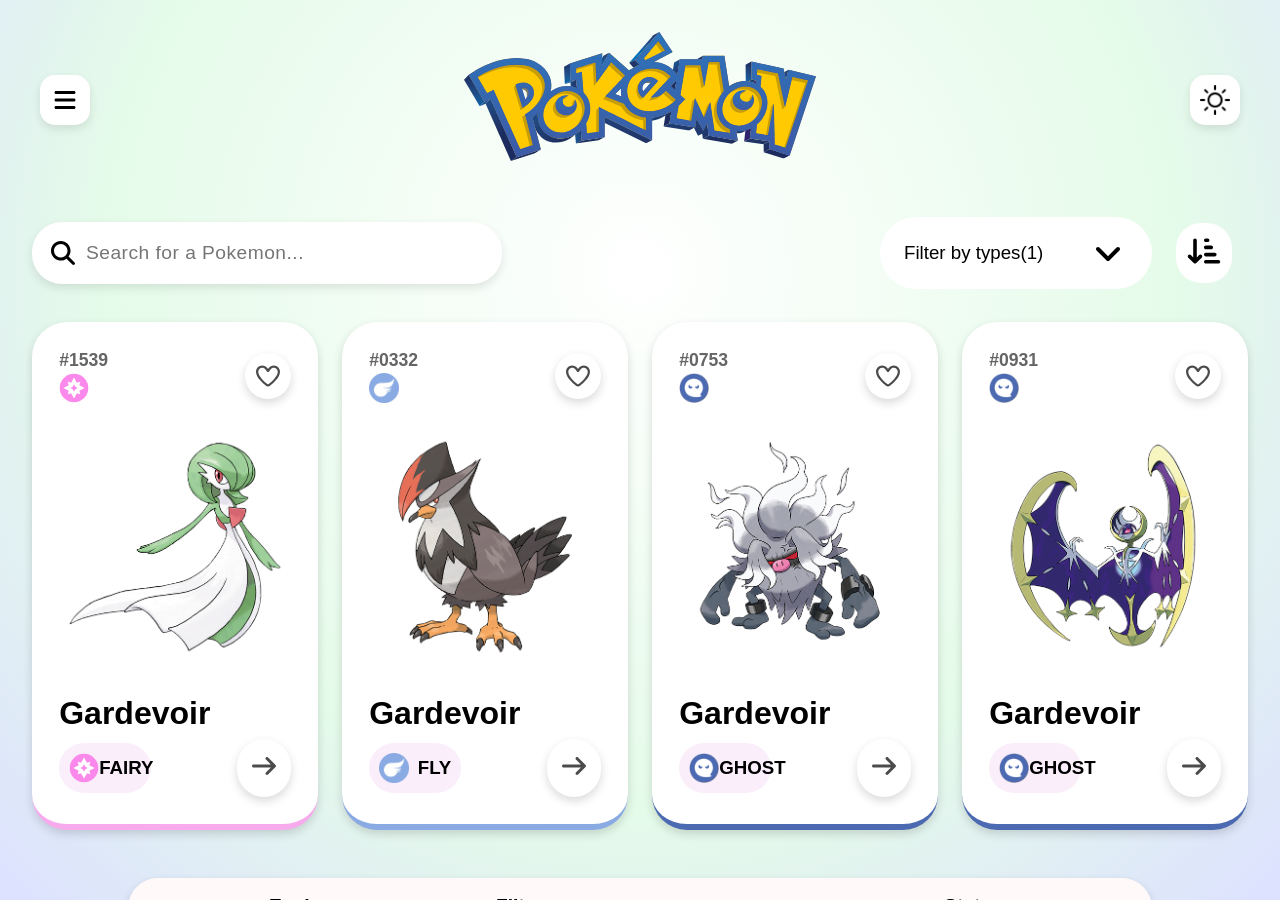
<file: A1/index.html>
<!doctype html>
<html lang="en">

<head>
  <meta charset="UTF-8" />
  <meta name="viewport" content="width=device-width, initial-scale=1.0" />
  <title>A1</title>
  <link rel="stylesheet" href="style.css" />
</head>

<body>
  <main>
    <nav>
      <div class="menu">
        <img src="./assets/icons/bars-solid-full.svg" alt="menu icon">
      </div>

      <h2>
        <img src="./assets/pokemon title.svg" alt="">
      </h2>

      <div class="light-mode">
        <img src="./assets/icons/sun.png" alt="">
      </div>
    </nav>

    <div class="search-section">
      <div class="search-left">
        <img src="./assets/icons/magnifying-glass-solid-full.svg" alt="">
        <input placeholder="Search for a Pokemon..." type="text" name="search" id="search">
      </div>

      <div class="search-right">
        <div class="filter-by">
          <h3>Filter by types(1)</h3>
          <img src="./assets/icons/angle-down-solid-full.svg" alt="">
        </div>
        <div class="filter-icon">
          <img src="./assets/icons/arrow-down-short-wide-solid-full.svg" alt="filter icon">
        </div>
      </div>
    </div>

    <div class="cards-container">
      <div class="card pink-bottom">
        <div class="top-info">
          <div class="top-left">
            <h3>
              #1539
            </h3>

            <img src="./assets/types/fairy type.svg" alt="">
          </div>

          <div class="like-button">
            <img src="./assets/icons/heart-regular-full.svg" alt="">
          </div>
        </div>

        <div class="pokemon-img">
          <img src="./assets/pokemons/gardevoir.png" alt="">
        </div>


        <div class="bottom-info">
          <h2>Gardevoir</h2>
          <div class="bottom-type-info">

            <div class="type-info">
              <img src="./assets/types/fairy type.svg" alt="">
              <h3>FAIRY</h3>
            </div>

            <div class="arrow-btn">
              <img src="./assets/icons/arrow-right-solid-full.svg" alt="">
            </div>

          </div>
        </div>
      </div>


      <div class="card blue-bottom">
        <div class="top-info">
          <div class="top-left">
            <h3>
              #0332
            </h3>

            <img src="./assets/types/flying type.png" alt="">
          </div>

          <div class="like-button">
            <img src="./assets/icons/heart-regular-full.svg" alt="">
          </div>
        </div>

        <div class="pokemon-img">
          <img src="./assets/pokemons/staraptor.png" alt="">
        </div>


        <div class="bottom-info">
          <h2>Gardevoir</h2>
          <div class="bottom-type-info">

            <div class="type-info">
              <img src="./assets/types/flying type.png" alt="">
              <h3>FLY</h3>
            </div>

            <div class="arrow-btn">
              <img src="./assets/icons/arrow-right-solid-full.svg" alt="">
            </div>

          </div>
        </div>
      </div>

      <div class="card gray-bottom">
        <div class="top-info">
          <div class="top-left">
            <h3>
              #0753
            </h3>

            <img src="./assets/types/ghost type.png" alt="">
          </div>

          <div class="like-button">
            <img src="./assets/icons/heart-regular-full.svg" alt="">
          </div>
        </div>

        <div class="pokemon-img">
          <img src="./assets/pokemons/annihilape3.png" alt="">
        </div>


        <div class="bottom-info">
          <h2>Gardevoir</h2>
          <div class="bottom-type-info">

            <div class="type-info">
              <img src="./assets/types/ghost type.png" alt="">
              <h3>GHOST</h3>
            </div>

            <div class="arrow-btn">
              <img src="./assets/icons/arrow-right-solid-full.svg" alt="">
            </div>

          </div>
        </div>
      </div>

      <div class="card gray-bottom">
        <div class="top-info">
          <div class="top-left">
            <h3>
              #0931
            </h3>

            <img src="./assets/types/ghost type.png" alt="">
          </div>

          <div class="like-button">
            <img src="./assets/icons/heart-regular-full.svg" alt="">
          </div>
        </div>

        <div class="pokemon-img">
          <img src="./assets/pokemons/lunala.png" alt="">
        </div>


        <div class="bottom-info">
          <h2>Gardevoir</h2>
          <div class="bottom-type-info">

            <div class="type-info">
              <img src="./assets/types/ghost type.png" alt="">
              <h3>GHOST</h3>
            </div>

            <div class="arrow-btn">
              <img src="./assets/icons/arrow-right-solid-full.svg" alt="">
            </div>

          </div>
        </div>
      </div>




      <!-- <div class="card"></div>
      <div class="card"></div>
      <div class="card"></div> -->
    </div>

    <div class="info-section">
      <div class="info-item">
        <div class="info-img">
          <img src="./assets/icons/bpokeball.png" alt="">

        </div>
        <div class="info-text">
          <h3>Explore</h3>
          <h5>Discover all your <br>
            favorite Pokemons
          </h5>
        </div>
      </div>

      <div class="info-item">
        <div class="info-img green-bg">
          <img src="./assets/icons/leaf2.png" alt="">

        </div>
        <div class="info-text">
          <h3>Filter</h3>
          <h5>Find Pokemon by <br>
            types and abilities
          </h5>
        </div>
      </div>


      <div class="info-item">
        <div class="info-img yellow-bg">
          <img src="./assets/icons/star.webp" alt="">

        </div>
        <div class="info-text">
          <h3>Collection</h3>
          <h5>Save and manage <br>
            Your Collection
          </h5>
        </div>
      </div>

      <div class="info-item">
        <div class="info-img purple-bg">
          <img src="./assets/icons/stats2.png"">

        </div>
        <div class="info-text">
          <h3>Stats</h3>
          <h5>View stats and learn <br>
            about Pokemons
          </h5>
        </div>
      </div>
    </div>

    <footer>
      <div class="pokebal-icon">
        <img src="./assets/icons/Pokeball--icon.svg" alt="">
      </div>
      <h3>© 2024 Pokemon. All rights reserved.</h3>
    </footer>
  </main>
</body>

</html>
</file>
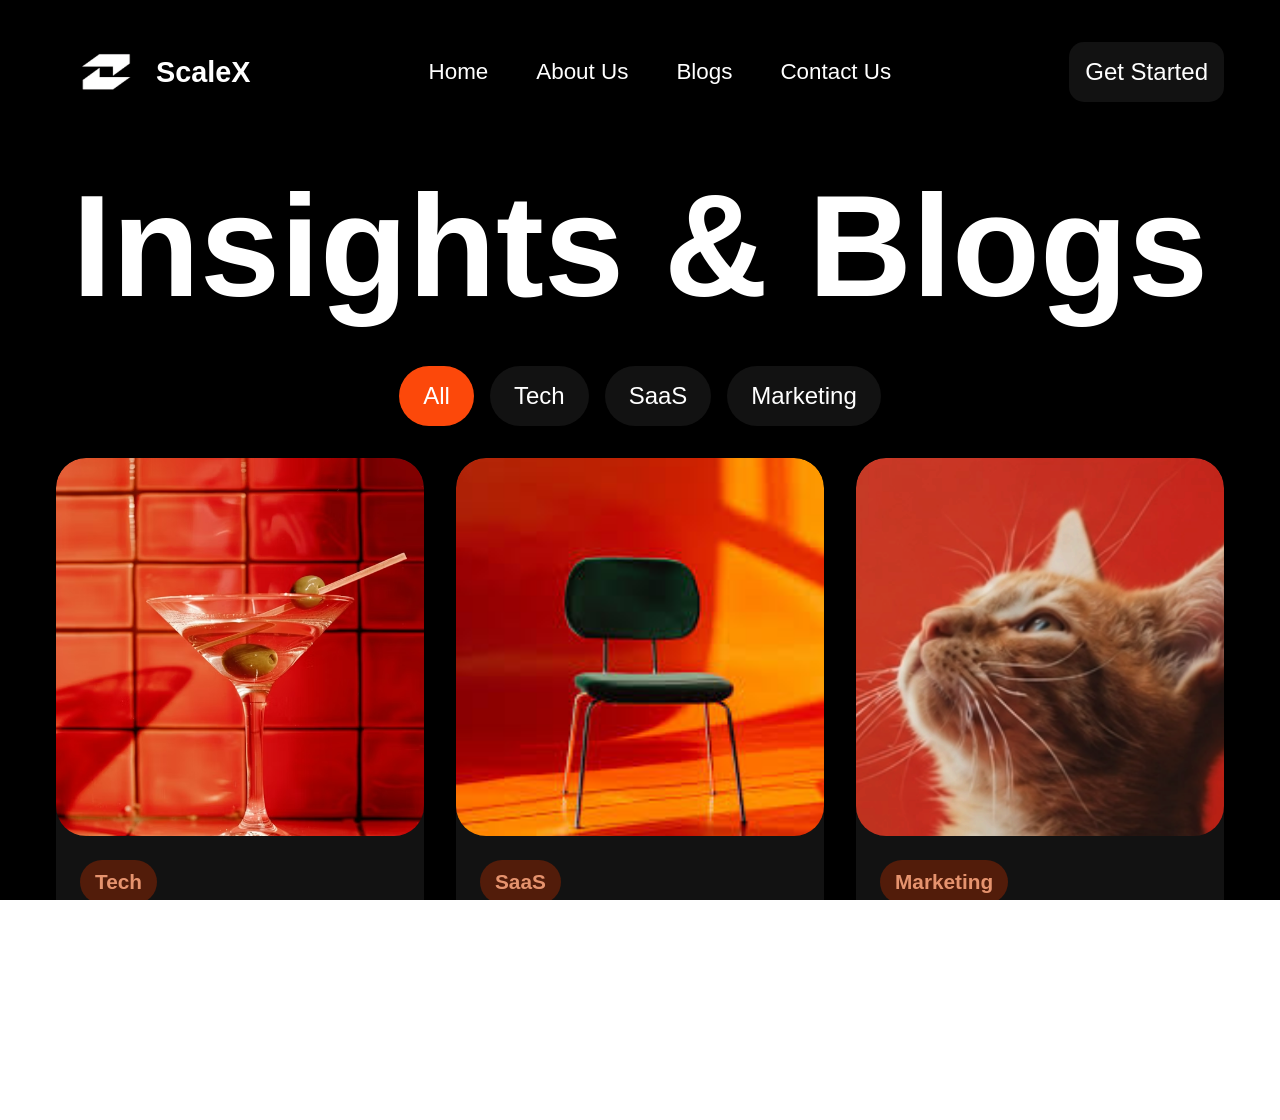
<file: A2/index.html>
<!DOCTYPE html>
<html lang="en">

<head>
    <meta charset="UTF-8">
    <meta name="viewport" content="width=device-width, initial-scale=1.0">
    <title>A2</title>
    <link rel="stylesheet" href="style.css">
</head>

<body>
    <main>
        <nav>
            <div class="nav-left">
                <img src="./assets/logo.png" alt="">
                <h2>ScaleX</h2>
            </div>

            <div class="nav-center">
                <a href="#">Home</a>
                <a href="#">About Us</a>
                <a href="#">Blogs</a>
                <a href="#">Contact Us</a>
            </div>

            <div class="nav-right">
                <button>Get Started</button>
            </div>
        </nav>

        <div class="title">
            <h1>Insights & Blogs</h1>

        </div>

        <div class="options-section">
            <button>All</button>
            <button>Tech</button>
            <button>SaaS</button>
            <button>Marketing</button>
        </div>

        <div class="card-container">
            <div class="card">
                <div class="card-img"></div>
                <div class="card-bottom">
                    <div class="card-tag">
                        <h4>Tech</h4>
                    </div>
                    <h2>
                        The Ultimate Guide To <br> SaaS Marketing
                    </h2>

                    <h5>May 23, 2025</h5>
                </div>
            </div>
            <div class="card">
                <div class="card-img chair"></div>
                <div class="card-bottom">
                    <div class="card-tag">
                        <h4>SaaS</h4>
                    </div>
                    <h2>
                        5 Key Trends in SaaS <br> Growth For 2025
                    </h2>

                    <h5>June 03, 2026</h5>
                </div>
            </div>
            <div class="card">

                <div class="card-img cat"></div>
                <div class="card-bottom">
                    <div class="card-tag">
                        <h4>Marketing</h4>
                    </div>
                    <h2>
                        How Data-Driven <br> Strategies are Important
                    </h2>

                    <h5>June 03, 2026</h5>
                </div>
            </div>
    </main>
</body>

</html>
</file>
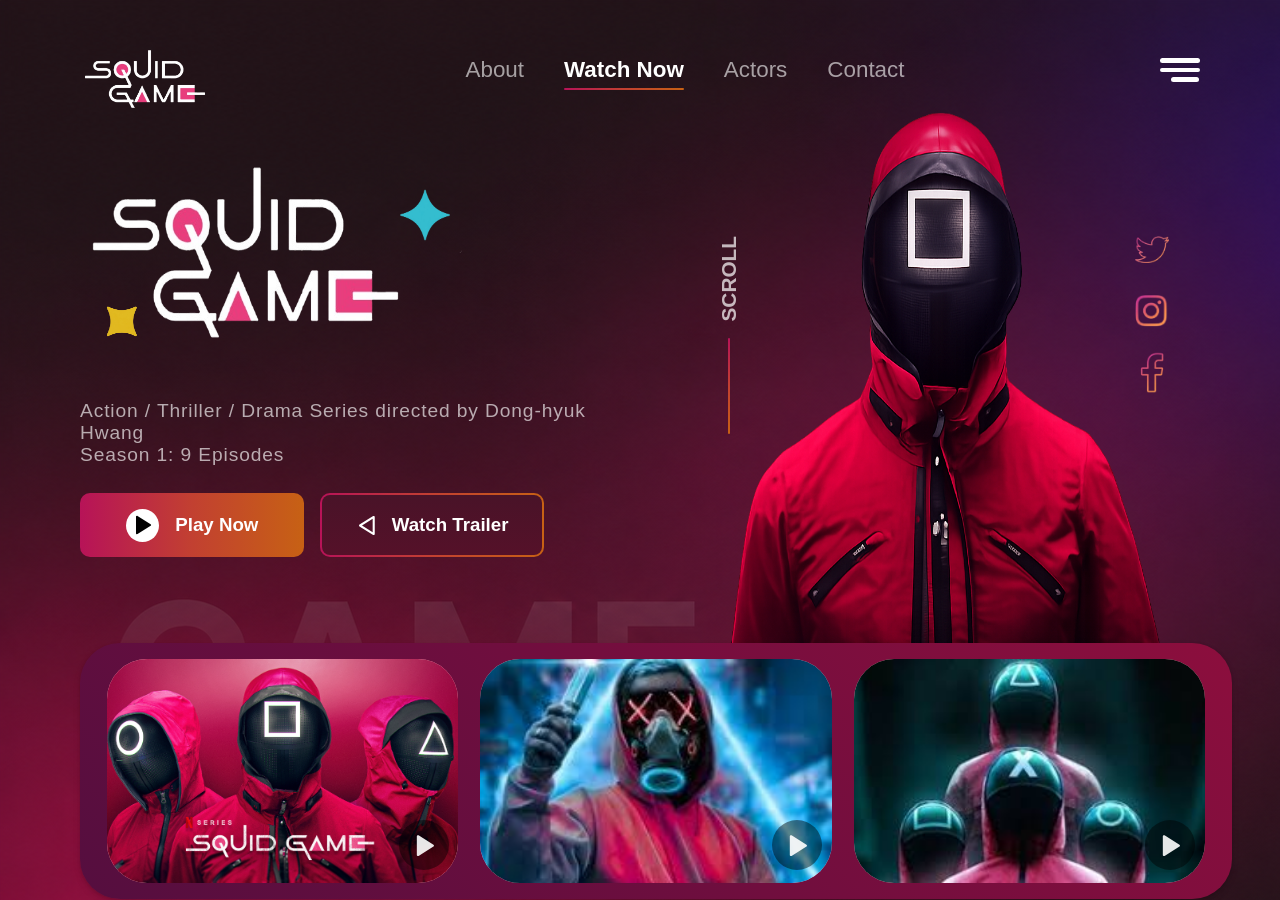
<file: A3/index.html>
<!DOCTYPE html>
<html lang="en">

<head>
    <meta charset="UTF-8">
    <meta name="viewport" content="width=device-width, initial-scale=1.0">
    <title>A3</title>
    <link rel="stylesheet" href="style.css">
</head>

<body>
    <main>
        <nav>
            <div class="logo">
                <img src="./assets/logo.png" alt="">
            </div>

            <div class="nav-center">
                <h4><a href="$">About</a></h4>
                <h4><a href="$">Watch Now</a></h4>
                <h4><a href="$">Actors</a></h4>
                <h4><a href="$">Contact</a></h4>
            </div>

            <div class="nav-menu">
                <div class="bar"></div>
                <div class="bar"></div>
                <div class="bar half"></div>
            </div>
        </nav>

        <section class="home-section">
            <div class="home-left">
                <div class="home-logo">
                    <img src="./assets/logo cut.png" class="squid-logo " alt="">
                    <img src="./assets/icons/blue_star-fr.png" class="logo-star star-blue" alt="">
                    <img src="./assets/icons/yellow_star-fr.png" class="logo-star star-yellow" alt="">
                </div>

                <p>Action / Thriller / Drama Series directed by Dong-hyuk Hwang <br> Season 1: 9 Episodes</p>

                <div class="home-btns">
                    <div class="play-btn">
                        <span>
                            <img src="./assets/icons/play icon.png" alt="">
                            <h3>Play Now</h3>
                        </span>

                    </div>

                    <div class="watch-btn">
                        <!-- <img src="./assets/icons/play-large-line.png" alt=""> -->
                        <svg xmlns="http://www.w3.org/2000/svg" viewBox="0 0 24 24" fill="rgba(255,255,255,1)">
                            <path
                                d="M16 18.3915V5.60846L5.77359 12L16 18.3915ZM18 3.80421V20.1957C18 20.9812 17.136 21.46 16.47 21.0437L3.3568 12.848C2.73013 12.4563 2.73013 11.5436 3.3568 11.152L16.47 2.95621C17.1361 2.53993 18 3.01878 18 3.80421Z">
                            </path>
                        </svg>
                        <h3> Watch Trailer</h3>
                    </div>
                </div>
            </div>

            <div class="home-right">
                <div class="scroll-elem">
                    <h2>SCROLL</h2>

                    <div class="scroll-elem-bar"></div>
                </div>

                <div class="squid-man-img">
                    <img src="./assets/squid guy.webp" alt="">
                </div>

                <div class="contacts">
                    <img src="./assets/icons/twitter fr.png" alt="">
                    <img src="./assets/icons/instagram fr.png" alt="">
                    <img src="./assets/icons/facebook fr.png" alt="">
                </div>
            </div>

        </section>

        <div class="image-gallery">
            <div class="image-container">
                <div class="img-card">
                    <img src="./assets/pics/1st.png" alt="">
                    <div class="play-icon">
                        <svg xmlns="http://www.w3.org/2000/svg" viewBox="0 0 24 24" fill="rgba(255,255,255,1)">
                            <path
                                d="M6 20.1957V3.80421C6 3.01878 6.86395 2.53993 7.53 2.95621L20.6432 11.152C21.2699 11.5436 21.2699 12.4563 20.6432 12.848L7.53 21.0437C6.86395 21.46 6 20.9812 6 20.1957Z">
                            </path>
                        </svg>
                    </div>

                </div>
                <div class="img-card">
                    <img src="./assets/pics/2nd.jpeg" alt="">
                    <div class="play-icon">
                        <svg xmlns="http://www.w3.org/2000/svg" viewBox="0 0 24 24" fill="rgba(255,255,255,1)">
                            <path
                                d="M6 20.1957V3.80421C6 3.01878 6.86395 2.53993 7.53 2.95621L20.6432 11.152C21.2699 11.5436 21.2699 12.4563 20.6432 12.848L7.53 21.0437C6.86395 21.46 6 20.9812 6 20.1957Z">
                            </path>
                        </svg>
                    </div>
                </div>
                <div class="img-card">
                    <img src="./assets/pics/3rd.jpeg" alt="">
                    <div class="play-icon">
                        <svg xmlns="http://www.w3.org/2000/svg" viewBox="0 0 24 24" fill="rgba(255,255,255,1)">
                            <path
                                d="M6 20.1957V3.80421C6 3.01878 6.86395 2.53993 7.53 2.95621L20.6432 11.152C21.2699 11.5436 21.2699 12.4563 20.6432 12.848L7.53 21.0437C6.86395 21.46 6 20.9812 6 20.1957Z">
                            </path>
                        </svg>
                    </div>
                </div>
            </div>
        </div>
    </main>
</body>

</html>
</file>
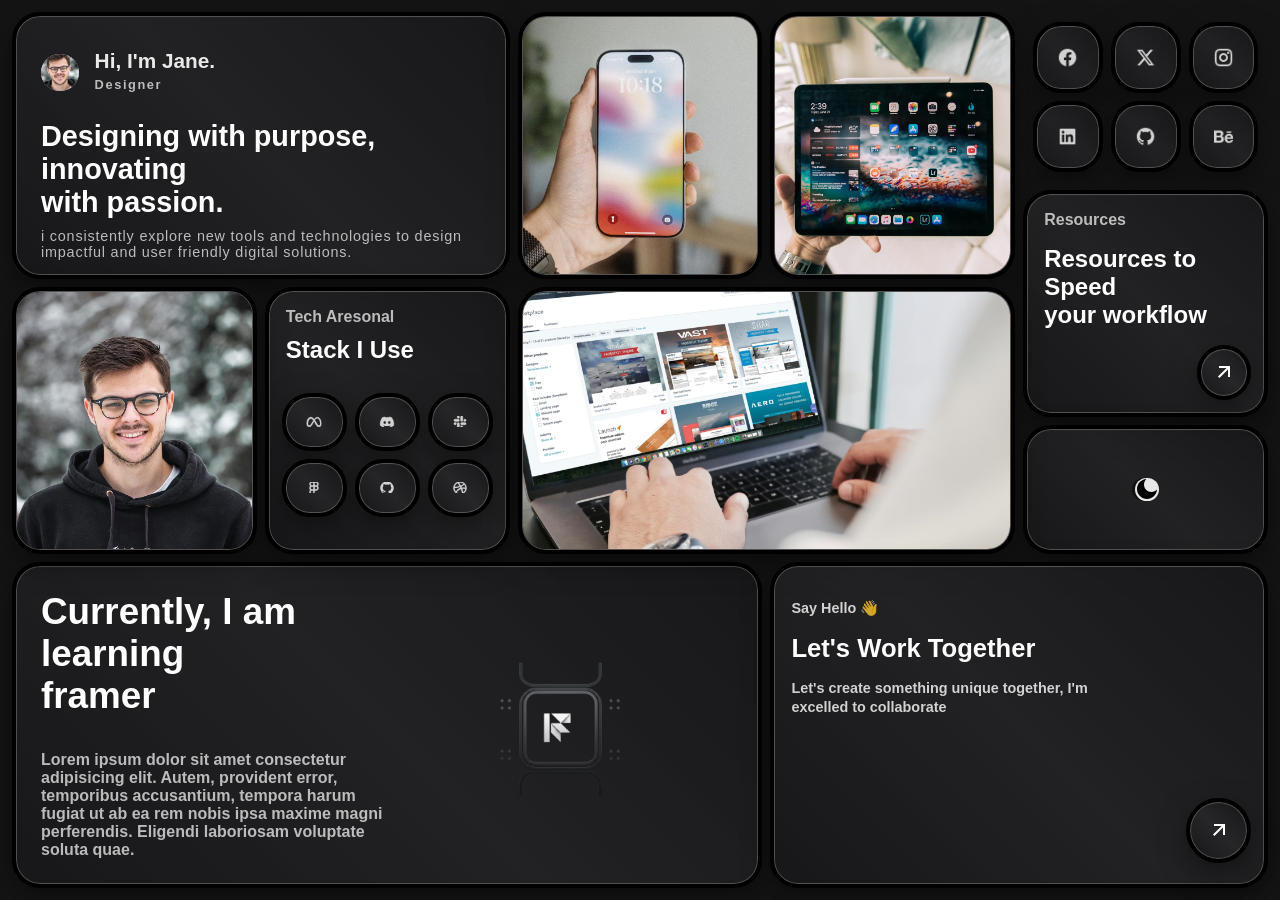
<file: A4/index.html>
<!DOCTYPE html>
<html lang="en">

<head>
    <meta charset="UTF-8">
    <meta name="viewport" content="width=device-width, initial-scale=1.0">
    <title>A4</title>
    <link rel="stylesheet" href="style.css">
</head>

<body>

    <main>
        <div class="grid-container">
            <div class="card_1 grid_card">
                <div class="top_info">
                    <div class="pfp_img">
                        <img src="./assets/man pfp.avif" alt="">

                    </div>
                    <div class="man_info">
                        <h2>Hi, I'm Jane.</h2>
                        <h5>Designer</h5>
                    </div>
                </div>

                <div class="bottom_info">
                    <h1>
                        Designing with purpose, innovating <br> with passion.
                    </h1>

                    <h5>i consistently explore new tools and technologies to design impactful and user friendly digital
                        solutions.</h5>
                </div>
            </div>
            <div class="card_2 grid_card">
                <img src="./assets/phone .avif" alt="">
            </div>
            <div class="card_3 grid_card">
                <img src="./assets/tablet .avif" alt="">

            </div>
            <div class="card_4">
                <div class="div card_4_item">
                    <img src="./assets/icons/facebook-circle-fill.png" alt="">

                </div>
                <div class="div card_4_item">
                    <img src="./assets/icons/twitter-x-fill.png" alt="">

                </div>
                <div class="div card_4_item">
                    <img src="./assets/icons/instagram-line.png" alt="">

                </div>
                <div class="div card_4_item">
                    <img src="./assets/icons/linkedin-box-fill.png" alt="">

                </div>
                <div class="div card_4_item">
                    <img src="./assets/icons/github-fill.png" alt="">

                </div>
                <div class="div card_4_item">
                    <img src="./assets/icons/behance-fill.png" alt="">

                </div>
            </div>
            <div class="card_5 grid_card">
                <div class="top_info_div">
                    <h4>Resources</h4>
                    <h2>Resources to Speed <br> your workflow</h2>
                </div>

                <div class="btm-btn">
                    <button>
                        <img src="./assets/icons/arrow-right-up-line.png" alt="">
                    </button>
                </div>

            </div>

            <div class="card_6 grid_card">
                <div class="moon_cont">
                    <!-- <div class="moon_black_bg"> -->
                    <div class="moon_white_bg">
                        <img src="./assets/icons/moon-fill.png" alt="">
                    </div>
                    <!-- </div> -->
                </div>
            </div>

            <div class="card_7 grid_card">
                <div class="top_div">
                    <h5>Say Hello 👋</h5>
                    <h3>Let's Work Together</h3>
                    <h5>Let's create something unique together, I'm <br> excelled to collaborate</h5>
                </div>
                <div class="btm-btn">
                    <button>
                        <img src="./assets/icons/arrow-right-up-line.png" alt="">
                    </button>
                </div>
            </div>

            <div class="card_8 grid_card">
                <div class="left_info_div">
                    <h2>Currently, I am learning <br> framer</h2>
                    <br>
                    <h4>Lorem ipsum dolor sit amet consectetur adipisicing elit. Autem, provident error, temporibus
                        accusantium, tempora harum fugiat ut ab ea rem nobis ipsa maxime magni perferendis. Eligendi
                        laboriosam voluptate soluta quae.</h4>
                </div>

                <div class="right_logo_div">
                    <img src="./assets/logo kinda img.png" alt="">
                </div>
            </div>



            <div class="card_9 grid_card">
                <div class="top_info_dif">
                    <h4>Tech Aresonal</h4>
                    <h2>Stack I Use</h2>
                </div>

                <div class="grid-cont">
                    <div class="div card_4_item">
                        <img src="./assets/icons/meta-fill.png" alt="">

                    </div>
                    <div class="div card_4_item">
                        <img src="./assets/icons/discord-fill.png" alt="">

                    </div>
                    <div class="div card_4_item">
                        <img src="./assets/icons/slack-fill.png" alt="">

                    </div>
                    <div class="div card_4_item">
                        <img src="./assets/icons/figma-line.png" alt="">

                    </div>
                    <div class="div card_4_item">
                        <img src="./assets/icons/github-fill.png" alt="">

                    </div>
                    <div class="div card_4_item">
                        <img src="./assets/icons/dribbble-line.png" alt="">

                    </div>
                </div>

            </div>
            <div class="card_10 grid_card">
                <img src="./assets/man pfp.avif" alt="">

            </div>
            <div class="card_11 grid_card">
                <img src="./assets/laptop img.avif" alt="">

            </div>
        </div>
    </main>

</body>

</html>
</file>
<file: A1/style.css>
* {
    padding: 0;
    margin: 0;
    box-sizing: border-box;
    font-family: "Poppins", sans-serif;

}

@import url('https://fonts.googleapis.com/css2?family=Poppins:ital,wght@0,100;0,200;0,300;0,400;0,500;0,600;0,700;0,800;0,900;1,100;1,200;1,300;1,400;1,500;1,600;1,700;1,800;1,900&display=swap');

:root {
    --icon-size: 40px;
}

main {
    width: 100vw;
    height: 100vh;
    /* overflow: hidden; */
    overflow-x: hidden;
    background: radial-gradient(circle at 50% 30%, #ffffff 0%, #e5fbe9 60%, #dce1ff 100%);
}

.bg-img {
    width: 100vw;
    height: 100vh;
}

.bg-img img {
    /* position: absolute; */
    width: 100vw;
    height: 100vh;
    object-fit: cover;
    object-position: center;
}

/*  */
nav {
    width: 100vw;
    min-height: 40px;
    display: flex;
    justify-content: space-between;
    align-items: center;
    padding: 2rem 2.5rem;
    /* background-color: lightcoral; */
}

nav .menu img {
    width: calc(var(--icon-size) - 10px);
    height: calc(var(--icon-size) - 10px);
}

nav .menu {
    background-color: white;
    border-radius: 15px;
    padding: 10px;
    box-shadow: 0 4px 10px rgba(0, 0, 0, 0.1);
    cursor: pointer;
    display: flex;
    align-items: center;
    justify-content: center;
}

nav h2 img {
    width: 22rem;
}

nav .light-mode img {
    width: calc(var(--icon-size) - 10px);
    height: calc(var(--icon-size) - 10px);
}

nav .light-mode {
    background-color: white;
    border-radius: 15px;
    padding: 10px;
    box-shadow: 0 4px 10px rgba(0, 0, 0, 0.1);
    cursor: pointer;
    display: flex;
    align-items: center;
    justify-content: center;
}

.search-section {
    width: 100vw;
    min-height: 40px;
    display: flex;
    justify-content: space-between;
    align-items: center;
    padding: .1rem 2rem;
}

.search-left {
    width: fit-content;
    min-height: 40px;
    background-color: white;
    padding: 1rem;
    display: flex;
    align-items: center;
    gap: 8px;
    border-radius: 30px;

    box-shadow: 0 4px 10px rgba(0, 0, 0, 0.1);

}

.search-left img {
    width: calc(var(--icon-size) - 10px);
}

.search-left input {
    width: 25rem;
    height: 30px;
    border: none;
    outline: none;
    font-weight: 500;
    font-size: 1.2rem;
    letter-spacing: 0.025em;
}

.search-right {
    width: fit-content;
    min-height: 40px;
    /* background-color: white; */
    padding: 1rem;
    display: flex;
    align-items: center;
    gap: 1.5rem;
    position: relative;
    /* border-radius: 30px; */

    /* box-shadow: 0 4px 10px rgba(0, 0, 0, 0.1); */

}

.search-right .filter-icon {
    width: calc(var(---icon-size) - 20px);
    height: calc(var(---icon-size) - 20px);
    background-color: white;
    padding: 10px;
    border-radius: 25px;
}

.filter-icon img {
    width: calc(var(--icon-size) - 4px);

}

.filter-by {
    width: 17rem;
    height: 100%;
    font-size: 1rem;
    /* letter-spacing: 0.025em; */
    background-color: white;
    padding: 1rem 1.5rem;
    border-radius: 55px;
    display: flex;
    align-items: center;
    justify-content: space-between;

}

.filter-by h3 {
    font-weight: 500;
}

.filter-by img {
    width: calc(var(--icon-size));

}

.cards-container {
    width: 100vw;
    min-height: 60vh;
    padding: 1rem 2rem;
    display: grid;
    grid-template-columns: repeat(4, 1fr);
    gap: 5px 1.5rem;
    /* row-gap: 1rem; */
    /* background-color: lightcyan; */
}

.card {
    background-color: white;
    border-radius: 35px;
    padding: 1.7rem;

    display: flex;
    flex-direction: column;
    justify-content: space-between;
    box-shadow: 0 4px 10px rgba(0, 0, 0, 0.15);

}

.card .top-info {
    position: relative;
    width: 100%;
    display: flex;
    align-items: center;
    justify-content: space-between;

}

.top-info .top-left {
    display: flex;
    flex-direction: column;
    gap: 2px;
}

.top-info .top-left h3 {
    font-size: 1.1rem;
    font-weight: 600;
    opacity: 0.6;

}

.top-info .top-left img {
    width: calc(var(--icon-size) - 10px);
}

.top-info .like-button {
    /* width: calc(var(--icon-size)); */
    background-color: white;
    padding: .5rem;
    border-radius: 50%;
    display: flex;
    justify-content: center;
    align-items: center;
    box-shadow: 0 4px 10px rgba(0, 0, 0, 0.15);
    cursor: pointer;
}

.like-button img {
    width: calc(var(--icon-size) - 10px);
    opacity: 0.7;

}

.pokemon-img {
    width: 100%;
    position: relative;
}

.pokemon-img img {
    width: 100%;
    object-fit: cover;
    object-position: center;
}

.bottom-info {
    display: flex;
    flex-direction: column;
    gap: 7px;

}

.bottom-info h2 {
    font-size: 2rem;
    font-weight: bold;
}

.bottom-type-info {
    display: flex;
    align-items: center;
    justify-content: space-between;

}

.type-info {
    display: flex;
    align-items: center;
    justify-content: space-between;
    background-color: rgba(246, 212, 245, 0.402);
    width: 7.2vw;
    padding: 10px;
    border-radius: 30px;
}

.type-info img {
    width: calc(var(--icon-size) - 10px);
}

.bottom-type-info .arrow-btn {
    box-shadow: 0 4px 10px rgba(0, 0, 0, 0.15);
    padding: 12px;
    border-radius: 40px;
    cursor: pointer;
}

.bottom-type-info .arrow-btn img {
    width: calc(var(--icon-size) - 10px);
    opacity: 0.7;
}

.pink-bottom {
    border-bottom: 6px solid #f7abed;
}

.blue-bottom {
    border-bottom: 6px solid #89AAE3;
}

.gray-bottom {
    border-bottom: 6px solid #4C6AB2;
}

.info-section {
    width: 80vw;
    min-height: 10rem;
    border-radius: 30px;
    background-color: rgb(255, 249, 249);
    box-shadow: 0 4px 10px rgba(0, 0, 0, 0.15);

    margin: 2rem auto;
    display: grid;
    grid-template-columns: repeat(4, 1fr);
    gap: 8px;
    padding: .51rem 4rem;
}

.info-item {
    height: 100%;
    display: flex;
    align-items: center;
    /* justify-content: space-between; */
    gap: 1rem;
    position: relative;
    /* background-color: black; */
}

.info-item .info-img {
    /* scale: 1.5; */
    background-color: rgba(135, 206, 250, 0.505);
    border-radius: 50%;
    /* border: 2px solid; */
    overflow: hidden;
    padding: .2rem;
}

.info-item .info-img img {
    width: calc(var(--icon-size) + 25px);
    height: calc(var(--icon-size) + 25px);
}

.info-item .info-text {
    display: flex;
    /* align-items: center; */
    flex-direction: column;
    gap: 8px;
}

.info-item .info-text h3 {
    font-size: 1.2rem;
    font-weight: bolder;
}

.info-item .info-text h5 {
    font-size: 1.1rem;
    letter-spacing: 0.6px;
    opacity: 0.6;
    font-weight: bold;
    line-height: 1.5rem;
}

.info-item .green-bg {
    background-color: rgba(152, 212, 152, 0.529);
}

.info-item .yellow-bg {
    background-color: rgba(251, 224, 101, 0.871);
}

.info-item .yellow-bg img {
    scale: 0.6;
}

.info-item .purple-bg {
    background-color: rgba(200, 128, 200, 0.676);
}

.info-item .purple-bg img {
    scale: 0.6;
}

footer {
    width: 100vw;
    height: 7rem;
    margin: 1rem 0;
    /* background-color: lightpink; */
    display: flex;
    align-items: center;
    /* justify-content: space-between; */
    gap: 20px;
    flex-direction: column;

}

footer .pokebal-icon img {
    width: 50px;
    opacity: 0.5;
} 

footer h3 {
    opacity: 0.6;
}
</file>
<file: A2/style.css>
* {
    margin: 0;
    padding: 0;
    box-sizing: border-box;
    font-family: Helvetica, sans-serif;
}

html,
body {
    height: 100%;
    width: 100%;
    overflow-x: hidden;
}

main {
    /* min-height: 100vh; */
    width: 100vw;
    overflow-x: hidden;
    background-color: black;
    color: white;
    padding: 2rem 3.5rem;
}

nav {
    min-height: 50px;
    display: flex;
    align-items: center;
    justify-content: space-between;
}

nav .nav-left {
    display: flex;
    align-items: center;
}

nav .nav-left img {
    width: 100px;
    height: 80px;
}

nav .nav-left h2 {
    font-size: 1.8rem;
}

nav .nav-center {
    display: flex;
    align-items: center;
    gap: 3rem;
}

nav .nav-center a {
    text-decoration: none;
    color: white;
    font-size: 1.4rem;
}

nav .nav-right button {
    padding: 1rem;
    border: none;
    background-color: #121212;
    color: white;
    font-size: 1.5rem;
    border-radius: 15px;
    font-weight: 500;
}

main .title {
    width: 100%;
    height: 30vh;
    display: flex;
    align-items: center;
    justify-content: center;
    /* margin-top: 3rem; */
}

main .title h1 {
    font-size: 9rem;
}


main .options-section {
    margin-top: -1rem;
    margin-bottom: 2rem;
    width: 100%;
    height: fit-content;
    /* background-color: lightsalmon; */
    display: flex;
    align-items: center;
    justify-content: center;
    gap: 1rem;
}

main .options-section button {
    font-size: 1.5rem;
    padding: 1rem 1.5rem;
    background-color: #121212;
    border: none;
    color: white;
    border-radius: 30px;
    cursor: pointer;
}

main .options-section button:first-child {
    background-color: #FC480A;
}

.card-container {
    /* background-color: lightcyan; */
    width: 100%;
    height: 70vh;
    display: grid;
    grid-template-columns: repeat(3, 1fr);
    /* align-items: center; */
    gap: 2rem;
}

.card-container .card {
    border-radius: 30px;
    background-color: #121212;
    overflow: hidden;
    position: relative;
}

.card .card-img {
    width: 100%;
    height: 60%;
    background-color: lightgoldenrodyellow;
    border-radius: 30px;
    background-image: url("./assets/glass-red.avif");
    background-position: center;
    background-size: cover;
}

.card-bottom {
    width: 100%;
    height: 40%;
    padding: 1.5rem;
    display: flex;
    align-items: start;
    justify-content: space-between;
    flex-direction: column;
}

.card-tag {
    background-color: #521C0A;
    padding: 10px 15px;
    display: inline-block;
    border-radius: 30px;
}

.card-tag h4 {
    font-size: 1.3rem;
    color: #E6936E;
}

.card-bottom h2 {
    font-size: 2rem;
}

.card-bottom h5 {
    opacity: 0.5;
}

.card .chair {
    background-image: url("./assets/chair.jpeg");
    background-position: center;
    background-size: cover;
}

.card .cat {
    background-image: url("./assets/cat.png");
    background-position: center;
    background-size: cover;
}
</file>
<file: A3/style.css>
* {
    margin: 0;
    padding: 0;
    box-sizing: border-box;
    font-family: Helvetica, sans-serif;
}

html,
body {
    height: 100%;
    width: 100%;
}

main {
    width: 100vw;
    min-height: 100vh;
    background-image: url("./assets/bg.webp");
    overflow-x: hidden;
    position: relative;

}

nav {
    width: 100%;
    min-height: 5rem;
    display: flex;
    align-items: center;
    justify-content: space-between;
    padding: 0.5rem 5rem;
}

nav .logo {
    width: 130px;
    height: 80px;
}

nav .logo img {
    width: 100%;
}

nav .nav-center {
    margin-top: 2rem;
    height: 100%;
    display: flex;
    align-items: center;
    gap: 2.5rem;
}

.nav-center h4 a {
    text-decoration: none;
    color: white;
    font-size: 1.4rem;
    font-weight: 500;
    opacity: 0.6;
}

.nav-center h4:nth-child(2) a {
    font-weight: 600;
    opacity: 1;
    position: relative;
}

.nav-center h4:nth-child(2) a::after {
    content: "";
    position: absolute;
    bottom: -30%;
    left: 0;
    width: 100%;
    height: 2px;
    background: linear-gradient(90deg, #B71358, #C24031, #C76114);
    border-radius: 30px;
}

nav .nav-menu {
    width: 40px;
    height: 60px;
    margin-top: 2rem;
    display: flex;

    flex-direction: column;
    justify-content: center;
    gap: 5px;
}

.nav-menu .bar {
    width: 100%;
    height: 4.5px;
    background-color: white;
    border-radius: 40px;
}

.nav-menu .half {
    width: 70%;
    margin-left: 28%;
}


.home-section {
    width: 100vw;
    height: 55vh;
    /* background-color: lightblue; */
    padding: 0.5rem 5rem;
    display: flex;
    align-items: center;
    gap: 1rem;

}

.home-left {
    width: 50%;
    height: 100%;
    /* background-color: lightcyan; */
    display: flex;
    justify-content: start;
    flex-direction: column;

}



.home-logo {
    width: 100%;
    height: 80%;
    position: relative;
}

.home-logo .squid-logo {
    width: 60%;
    height: 100%;
    margin-top: -10%;
    /* margin-left: 10%; */
    /* scale: 1.2; */
}

.logo-star {
    position: absolute;
    width: 15%;
}

.star-blue {
    top: 15%;
    right: 30%;
}

.star-yellow {
    bottom: 40%;
    left: 0;
}


.home-left p {
    color: rgba(255, 255, 255, 0.646);
    font-size: 1.2rem;
    margin-top: -18%;
    letter-spacing: 0.055rem;

}

.home-btns {
    margin-top: 5%;
    display: flex;
    gap: 1rem;
}

.home-btns .play-btn {
    width: 14rem;
    height: 4rem;
    padding: .91rem;
    border-radius: 10px;
    background: linear-gradient(90deg, #B71358, #C24031, #C76114);
    display: flex;
    align-items: center;
    justify-content: center;

}

.play-btn span {
    display: flex;
    align-items: center;
    gap: 1rem;
    color: white;
}

.play-btn span img {
    background-color: white;
    border-radius: 50%;
    padding: .3rem;
}


.watch-btn svg {
    width: 25px;
}

.home-btns .watch-btn {
    width: 14rem;
    height: 4rem;
    padding: .91rem;
    background:
        linear-gradient(#491328, #551129) padding-box,
        linear-gradient(90deg, #B71358, #C24031, #C76114) border-box;
    border-radius: 10px;
    border: 2px solid transparent;
    display: flex;
    align-items: center;
    justify-content: center;
    color: white;
    gap: .7rem;
    position: relative;
    /* background-color: transparent */
}


/* .home-btns .watch-btn::before {
    content: "";
    background: linear-gradient(90deg, #B71358, #C24031, #C76114);
    background-clip: border-box;
    width: 100%;
    height: 100%;
    position: absolute;
    top: 0;
    left: 0;
    z-index: -1;
    padding: .1rem;
} */



.home-right {
    width: 50%;
    height: 100%;
    /* background-color: lightseagreen; */
    position: relative;
}

.home-right .scroll-elem {
    height: 2rem;
    width: 17rem;
    /* background-color: lightcyan; */
    transform: rotate(90deg);
    position: absolute;
    top: 50%;
    left: -10%;
    color: white;
    gap: 1rem;
    display: flex;
    align-items: center;
}

.scroll-elem .scroll-elem-bar {
    height: .11rem;
    width: 6rem;
    border-radius: 40px;
    background: linear-gradient(90deg, #B71358, #C24031, #C76114);

}

.home-right .scroll-elem h2 {
    transform: rotate(180deg);
    opacity: 0.7;
    font-size: 1.3rem;
}

.home-right .squid-man-img {
    position: relative;
    width: 100%;
    height: 100%;
}

.home-right .squid-man-img img {
    width: 160%;
    height: 160%;
    position: absolute;
    z-index: 0;
    bottom: -25%;
    left: -30%;
}

.home-right .contacts {
    width: 3rem;
    height: 10rem;
    /* background-color: lightblue; */
    position: absolute;
    top: 25%;
    right: 3%;
    display: flex;
    flex-direction: column;
    gap: 1rem;
}

.contacts img {
    width: 70%;

}

.contacts img:nth-child(2) {
    margin-top: 0.9rem;
}

.contacts img:nth-child(3) {
    scale: 0.7;
}


.image-gallery {
    width: 90vw;
    height: 16rem;
    margin-top: 2rem;
    padding: 0.5rem 5rem;
    z-index: 99;
    position: relative;
    /* margin-bottom: 1rem; */
}

.image-container {
    background: linear-gradient(45deg,#550E3F, #8C0E3D) ;
    margin: auto;
    width: 100%;
    height: 100%;
    z-index: 99;
    position: absolute;
    border-radius: 40px;
    box-shadow: 0 1px 2px rgba(0,0,0,0.07), 
            0 2px 4px rgba(0,0,0,0.07), 
            0 4px 8px rgba(0,0,0,0.07);

    /* display: grid;
    grid-template-columns: repeat(3, 1fr); */
    padding: 1rem 1.7rem;
    display: flex;
    align-items: center;
    justify-content: space-between;
}

.image-container .img-card {
    height: 100%;  
    border-radius: 40px;
    background-color: lightpink;
    width: 32%;
    overflow: hidden;
    position: relative;
    /* aspect-ratio: 16 / 9;  */
}

.img-card img {
    width: 100%;
    height: 100%;
    object-fit: cover;
    object-position: center;
}

.img-card img:nth-child(3) {
    scale: 2;

}

.img-card .play-icon {
    width: 50px;
    height: 50px;
    background-color: rgba(0, 0, 0, 0.455);
    position: absolute;
    top: 72%;
    left: 83%;
    border-radius: 50%;
    padding: .71rem;
}

.img-card .play-icon svg {
    opacity: 0.9;
}
</file>
<file: A4/style.css>
* {
    margin: 0;
    padding: 0;
    box-sizing: border-box;
    font-family: Helvetica, sans-serif;
}

html,
body {
    height: 100%;
    width: 100%;
}

main {
    background-color: #141414;
    width: 100vw;
    height: 100vh;
}

.grid-container {
    width: 100%;
    height: 100%;
    padding: 1rem;

    display: grid;
    gap: 1rem;

    grid-template-columns: repeat(5, 2fr);
    grid-template-rows: 2fr 1fr 1.5fr 1.5fr 3fr;

    grid-template-areas:
        "card_1 card_1 card_2 card_3 card_4"
        "card_1 card_1 card_2 card_3 card_5"
        "card_10 card_9 card_11 card_11 card_5"
        "card_10 card_9 card_11 card_11 card_6"
        "card_8 card_8 card_8 card_7 card_7"
    ;
}

.grid-container .grid_card {
    background: linear-gradient(45deg, #18181b, #2a2a2da3, #18181b);

    border: 1px solid rgba(113, 107, 107, 0.656);
    outline: 4px solid;

    border-radius: 24px;

    box-shadow:
        0 10px 30px rgba(0, 0, 0, 0.5),
        inset 0 1px 1px rgba(255, 255, 255, 0.02);
    
    
}

.card_1 {
    grid-area: card_1;
    padding: 1.5rem;
    display: flex;
    flex-direction: column;
    gap: 1rem;
}

.card_1 .top_info {
    width: 100%;
    height: 30%;
    /* background-color: lightblue;     */
    color: white;
    display: flex;
    align-items: center;
    gap: 1rem;
}

.card_1 .top_info .pfp_img {
    aspect-ratio: 1/1;
    overflow: hidden;
    height: 60%;
    border-radius: 50%;
    background-color: lightgray;
    position: relative;
}

.card_1 .top_info .pfp_img img {
    width: 100%;
    height: 100%;
    scale: 2;
    object-fit: cover;
}

.card_1 .top_info .man_info h2 {
    font-size: 1.3rem;
    opacity: 0.9;
}

.card_1 .top_info .man_info h5 {
    font-size: 0.8rem;
    margin: 4px 0;
    opacity: 0.7;
    letter-spacing: 0.1rem;
}

.card_1 .bottom_info {
    height: stretch;
    color: white;
    display: flex;
    flex-direction: column;
    gap: .6rem;
    /* background-color: #fff; */
    justify-content: space-around;
}

.card_1 .bottom_info h1 {
    font-size: 1.8rem;

}

.card_1 .bottom_info h5 {
    font-size: .9rem;
    opacity: 0.7;
    font-weight: 500;
    letter-spacing: 0.05rem;
}

.card_2 {
    grid-area: card_2;
    overflow: hidden;

}

.card_2 img,
.card_3 img,
.card_10 img,
.card_11 img {
    width: 100%;
    height: 100%;
    scale: 1.2;
    object-fit: cover;
}

.card_3 {
    grid-area: card_3;
    overflow: hidden;

}

.card_4 {
    grid-area: card_4;

    display: grid;

    /* overflow: hidden; */
    padding: .6rem;


    grid-template-columns: repeat(3, 1fr);
    grid-template-rows: repeat(2, 1fr);

    gap: 1rem;

    border-radius: 40px;

    background-color: transparent;

    border: none;
    outline: none;

    /* border-radius: 24px; */

    box-shadow: none;
}

.card_4_item {
    /* background-color: lightskyblue; */
    border-radius: 40px;

    background: linear-gradient(45deg, #18181b, #2a2a2da3, #18181b);

    border: 1px solid rgba(113, 107, 107, 0.656);
    outline: 4px solid;

    border-radius: 24px;

    box-shadow:
        0 10px 30px rgba(0, 0, 0, 0.5),
        inset 0 1px 1px rgba(255, 255, 255, 0.02);
    
    padding: 1rem;
    display: flex;
    align-items: center;
    justify-content: center;
}

.card_4_item img{
    width: 70%;
    height: 70%;
    object-fit: cover;
    object-position: center;
    opacity: 0.8;
}

.card_5 {
    grid-area: card_5;
    padding: 1rem;
    display: flex;
    flex-direction: column;
    justify-content: space-between;
}

.card_5 .top_info_div{
    color: white;

}

.card_5 .top_info_div h2 {
    font-size: 1.5rem;
    margin-top: 1rem;
}

.card_5 .btm-btn , .card_7 .btm-btn {
    height: 25%;
    /* background-color: white; */
    position: relative;
    width: 100%;
}

.card_5 .btm-btn button, .card_7 .btm-btn button {
    background: linear-gradient(45deg, #18181b, #2a2a2da3, #18181b);

    border: 1px solid rgba(113, 107, 107, 0.656);
    outline: 4px solid;

    border-radius: 50%;

    box-shadow:
        0 10px 30px rgba(0, 0, 0, 0.5),
        inset 0 1px 1px rgba(255, 255, 255, 0.02);
    
        height: 100%;
    aspect-ratio: 1/1;
    position: absolute;
    right: 0;

    display: flex;
    align-items: center;
    justify-content: center;

    overflow: hidden;
}

.card_6 {
    grid-area: card_6;

    display: flex;
    align-items: center;
    justify-content: center;
    overflow: hidden;
    padding: 3rem 6.5rem;
}

.card_6 .moon_cont {
    background-color: #111111;
    width: 100%;
    height: 100%;
    border-radius: 30px;
    position: relative;
}

.card_6 .moon_cont .moon_white_bg {
    background-color: rgba(255, 255, 255, 0.901);
    height: 100%;
    aspect-ratio: 1/1;
    border-radius: 30px;
    position: absolute;
    right: 0;

    display: flex;
    align-items: center;
    justify-content: center;
}

.card_7 {
    grid-area: card_7;
    padding: 1rem;
    position: relative;
}

.card_7 .btm-btn {
    height: 20%;
}

.card_7 .btm-btn button  {
    bottom: -120%;
    
}

.card_7 .top_div {
    color: white;
}

.card_7 .top_div h5 {
    font-size: 0.9rem;
    opacity: 0.8;
    margin: 1rem 0;
    line-height: 1.2rem;
}

.card_7 .top_div h3 {
    font-size: 1.6rem;
}


.card_8 {
    grid-area: card_8;

    padding: 1.5rem;
    display: flex;
}

.card_8 .left_info_div {
    color: white;
    width: 50%;

}

.card_8 .left_info_div h2 {
    font-size: 2.3rem;
}


.card_8 .left_info_div h4 {
    margin-top: 1rem;
    opacity: 0.7;
}

.card_8 .right_logo_div {
    /* background-color: white; */
    height: 100%;
    width: 50%;
    display: flex;
    align-items: center;
    justify-content: center;
    overflow: hidden;
}

.card_8 .right_logo_div img {
    height: 60%;
    width: 50%;
    object-fit: cover;

}

.card_9 {
    grid-area: card_9;
    padding: 1rem;
    
    display: flex;
    flex-direction: column;


}

.grid-cont {
    display: grid;

    /* overflow: hidden; */
    /* padding: .6rem; */


    grid-template-columns: repeat(3, 1fr);
    grid-template-rows: repeat(2, 1fr);

    gap: 1rem;
    margin-bottom: 1.5rem;
    height: 50%;
}

.card_9 .top_info_dif {
    color: white;
    height: 50%;
}

.card_9 .top_info_dif h4, .card_5 .top_info_div h4{
    opacity: 0.7;
    margin-bottom: 0.6rem;
}


.card_10 {
    grid-area: card_10;
    overflow: hidden;
}

.card_11 {
    grid-area: card_11;
    overflow: hidden;

}
</file>
